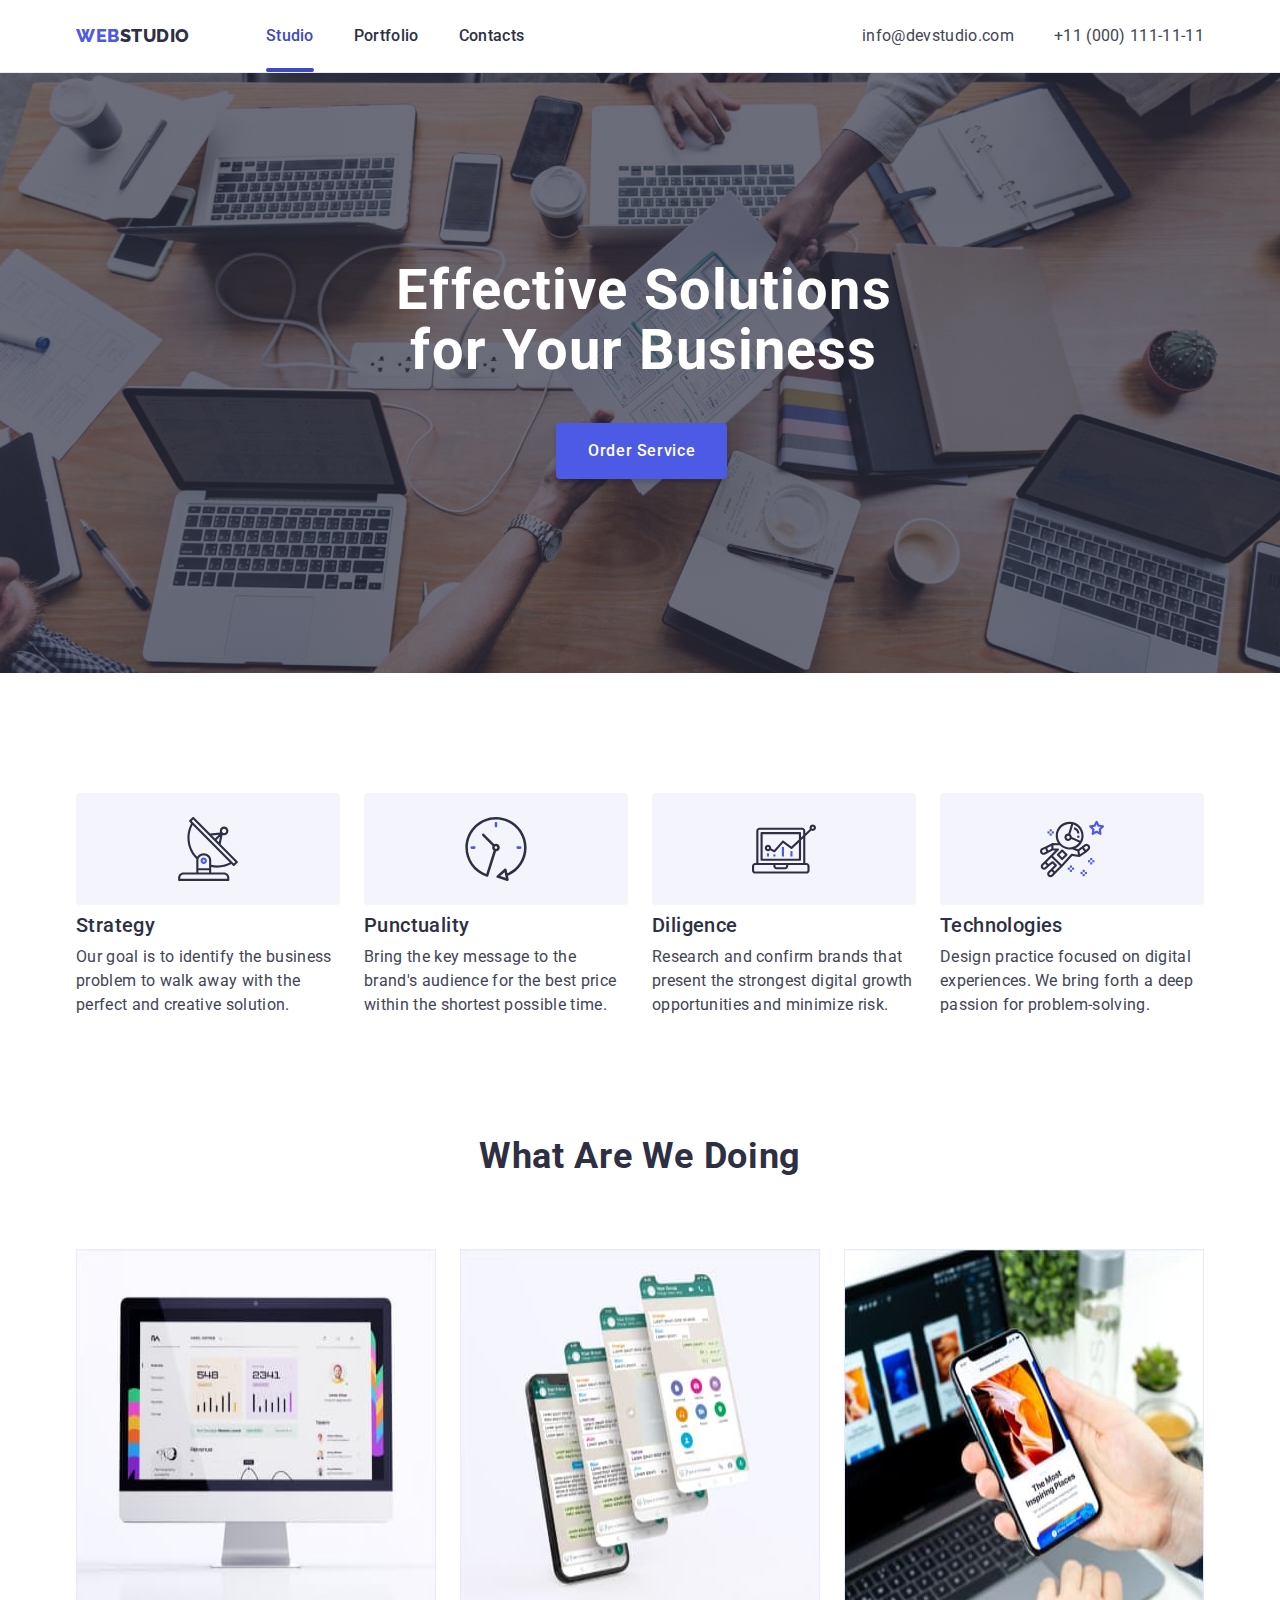
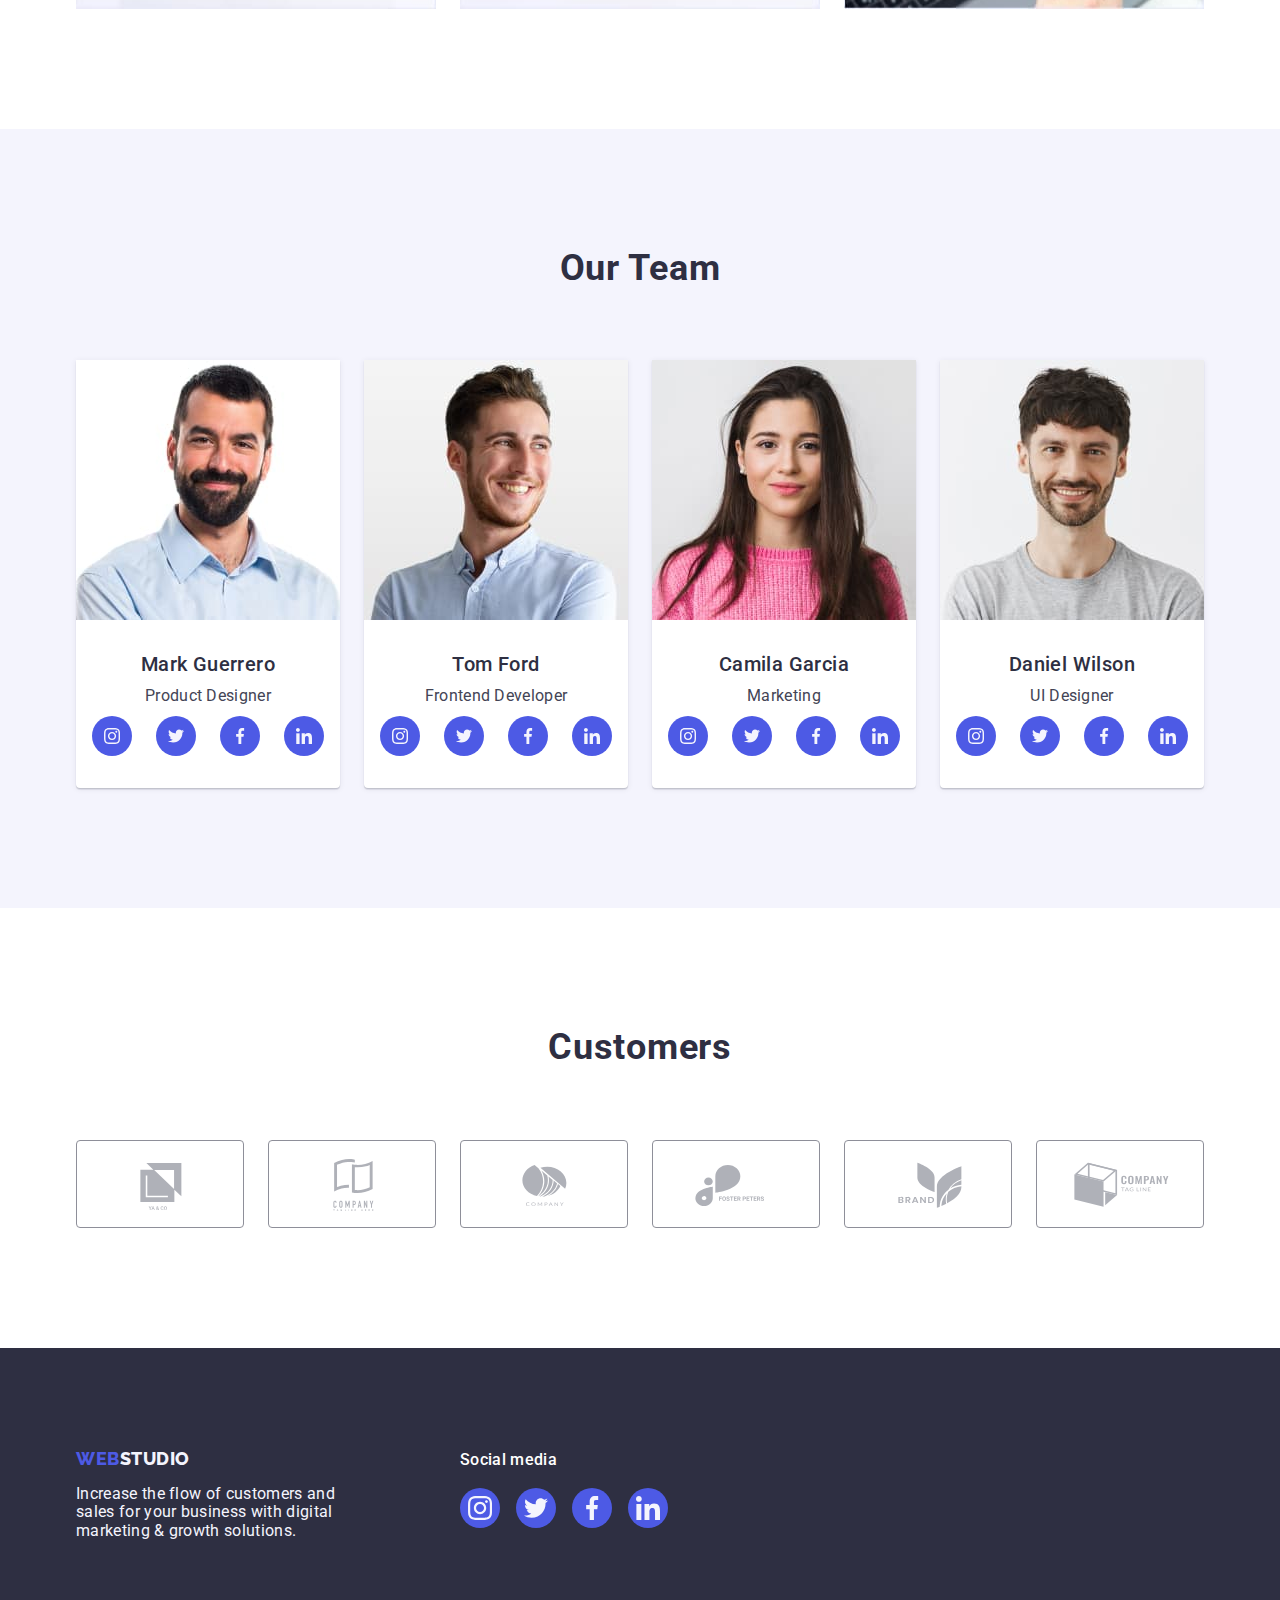
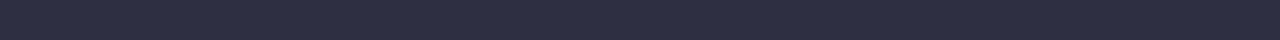
<file: index.html>
<!DOCTYPE html>
<html lang="en">
  <head>
    <meta charset="UTF-8" />
    <meta http-equiv="X-UA-Compatible" content="IE=edge" />
    <meta name="viewport" content="width=device-width, initial-scale=1.0" />
    <title>WebStudio</title>
    <!--===== fonts =====-->
    <link rel="preconnect" href="https://fonts.googleapis.com" />
    <link rel="preconnect" href="https://fonts.gstatic.com" crossorigin />
    <link
      href="https://fonts.googleapis.com/css2?family=Raleway:wght@800&family=Roboto:wght@400;500;700;900&display=swap"
      rel="stylesheet"
    />
    <link
      rel="stylesheet"
      href="https://cdn.jsdelivr.net/npm/modern-normalize@1.1.0/modern-normalize.min.css"
    />

    <link rel="stylesheet" href="./css/styles.css" />
  </head>
  <body>
    <header class="header">
      <!--===== logo and navigation =====-->
      <div class="container page-header-container">
        <nav class="page-nav">
          <a class="link logo" href="./index.html"
            >Web<span class="dark-logo">Studio</span></a
          >
          <ul class="list menu">
            <li class="menu-item">
              <a class="link menu-link studio-after-effect" href="./index.html"
                >Studio</a
              >
            </li>
            <li class="menu-item">
              <a class="link menu-link" href="./portfolio.html">Portfolio</a>
            </li>
            <li class="menu-item">
              <a class="link menu-link" href="">Contacts</a>
            </li>
          </ul>
        </nav>
        <address class="address">
          <ul class="list address-list">
            <li class="address-item">
              <a class="link contact-address" href="mailto:info@devstudio.com"
                >info@devstudio.com</a
              >
            </li>
            <li class="address-item">
              <a
                class="link contact-address tel-address"
                href="tel:+110001111111"
                >+11 (000) 111-11-11</a
              >
            </li>
          </ul>
        </address>
      </div>
    </header>
    <main class="main-page">
      <section class="hero">
        <!--===== hero page =====-->
        <div class="container">
          <h1 class="hero-title">Effective Solutions for Your Business</h1>
          <button class="main-btn" type="button" data-modal-open>
            Order Service
          </button>
        </div>
      </section>
      <section class="about section">
        <!--===== about company =====-->
        <div class="container">
          <h2 class="company" hidden>company</h2>
          <ul class="benefits-list list">
            <li class="benefits-list-item">
              <div class="benefits-container">
                <svg class="benefits-list-item" width="64" height="64">
                  <use href="./images/icon.svg#antenna"></use>
                </svg>
              </div>
            </li>
            <li class="benefits-list-item">
              <div class="benefits-container">
                <svg class="benefits-list-item" width="64" height="64">
                  <use href="./images/icon.svg#clock"></use>
                </svg>
              </div>
            </li>
            <li class="benefits-list-item">
              <div class="benefits-container">
                <svg class="benefits-list-item" width="64" height="64">
                  <use href="./images/icon.svg#diagram"></use>
                </svg>
              </div>
            </li>
            <li class="benefits-list-item">
              <div class="benefits-container">
                <svg class="benefits-list-item" width="64" height="64">
                  <use href="./images/icon.svg#astronaut"></use>
                </svg>
              </div>
            </li>
          </ul>
          <ul class="list about-cmp-list">
            <li class="about-cmp-item">
              <h3 class="about-cmp-title">Strategy</h3>
              <p class="about-cmp-text">
                Our goal is to identify the business problem to walk away with
                the perfect and creative solution.
              </p>
            </li>
            <li class="about-cmp-item">
              <h3 class="about-cmp-title">Punctuality</h3>
              <p class="about-cmp-text">
                Bring the key message to the brand's audience for the best price
                within the shortest possible time.
              </p>
            </li>
            <li class="about-cmp-item">
              <h3 class="about-cmp-title">Diligence</h3>
              <p class="about-cmp-text">
                Research and confirm brands that present the strongest digital
                growth opportunities and minimize risk.
              </p>
            </li>
            <li class="about-cmp-item">
              <h3 class="about-cmp-title">Technologies</h3>
              <p class="about-cmp-text">
                Design practice focused on digital experiences. We bring forth a
                deep passion for problem-solving.
              </p>
            </li>
          </ul>
        </div>
      </section>
      <!--===== what are we doing =====-->
      <section class="tehnologies section">
        <div class="container">
          <h2 class="primary-title">What are we doing</h2>
          <ul class="list tehnologies-list">
            <li class="tehnologies-item">
              <img
                class="tehnologies-img"
                src="./images/gadgets/gadget-1.jpg"
                alt="our tehnologies"
                width="360"
                height="360"
              />
            </li>
            <li class="tehnologies-item">
              <img
                class="tehnologies-img"
                src="./images/gadgets/gadget-2.jpg"
                alt="our tehnologies"
                width="360"
                height="360"
              />
            </li>
            <li class="tehnologies-item">
              <img
                class="tehnologies-img"
                src="./images/gadgets/gadget-3.jpg"
                alt="our tehnologies"
                width="360"
                height="360"
              />
            </li>
          </ul>
        </div>
      </section>
      <section class="team">
        <!--===== team =====-->
        <div class="container">
          <h2 class="primary-title">Our Team</h2>
          <ul class="list team-list">
            <li class="employee-item">
              <img
                class="employee-img"
                src="./images/employees/mark-guerrero.jpg"
                alt="employee"
                width="264"
                height="260"
              />
              <div class="text-perm">
                <h3 class="employee-title">Mark Guerrero</h3>
                <p class="employee-profession">Product Designer</p>
                <ul class="social-list list">
                  <li class="social-list-item">
                    <a href="" class="social-list-link">
                      <svg class="social-list-icon" width="16" height="16">
                        <use href="./images/icon.svg#instagram"></use>
                      </svg>
                    </a>
                  </li>
                  <li class="social-list-item">
                    <a href="" class="social-list-link">
                      <svg class="social-list-icon" width="16" height="16">
                        <use href="./images/icon.svg#twitter"></use>
                      </svg>
                    </a>
                  </li>
                  <li class="social-list-item">
                    <a href="" class="social-list-link">
                      <svg class="social-list-icon" width="16" height="16">
                        <use href="./images/icon.svg#facebook"></use>
                      </svg>
                    </a>
                  </li>
                  <li class="social-list-item">
                    <a href="" class="social-list-link">
                      <svg class="social-list-icon" width="16" height="16">
                        <use href="./images/icon.svg#linkedin"></use>
                      </svg>
                    </a>
                  </li>
                </ul>
              </div>
            </li>
            <li class="employee-item">
              <img
                class="employee-img"
                src="./images/employees/tom-ford.jpg"
                alt="employee"
                width="264"
                height="260"
              />
              <div class="text-perm">
                <h3 class="employee-title">Tom Ford</h3>
                <p class="employee-profession">Frontend Developer</p>
                <ul class="social-list list">
                  <li class="social-list-item">
                    <a href="" class="social-list-link">
                      <svg class="social-list-icon" width="16" height="16">
                        <use href="./images/icon.svg#instagram"></use>
                      </svg>
                    </a>
                  </li>
                  <li class="social-list-item">
                    <a href="" class="social-list-link">
                      <svg class="social-list-icon" width="16" height="16">
                        <use href="./images/icon.svg#twitter"></use>
                      </svg>
                    </a>
                  </li>
                  <li class="social-list-item">
                    <a href="" class="social-list-link">
                      <svg class="social-list-icon" width="16" height="16">
                        <use href="./images/icon.svg#facebook"></use>
                      </svg>
                    </a>
                  </li>
                  <li class="social-list-item">
                    <a href="" class="social-list-link">
                      <svg class="social-list-icon" width="16" height="16">
                        <use href="./images/icon.svg#linkedin"></use>
                      </svg>
                    </a>
                  </li>
                </ul>
              </div>
            </li>
            <li class="employee-item">
              <img
                class="employee-img"
                src="./images/employees/camila-garcia.jpg"
                alt="employee"
                width="264"
                height="260"
              />
              <div class="text-perm">
                <h3 class="employee-title">Camila Garcia</h3>
                <p class="employee-profession">Marketing</p>
                <ul class="social-list list">
                  <li class="social-list-item">
                    <a href="" class="social-list-link">
                      <svg class="social-list-icon" width="16" height="16">
                        <use href="./images/icon.svg#instagram"></use>
                      </svg>
                    </a>
                  </li>
                  <li class="social-list-item">
                    <a href="" class="social-list-link">
                      <svg class="social-list-icon" width="16" height="16">
                        <use href="./images/icon.svg#twitter"></use>
                      </svg>
                    </a>
                  </li>
                  <li class="social-list-item">
                    <a href="" class="social-list-link">
                      <svg class="social-list-icon" width="16" height="16">
                        <use href="./images/icon.svg#facebook"></use>
                      </svg>
                    </a>
                  </li>
                  <li class="social-list-item">
                    <a href="" class="social-list-link">
                      <svg class="social-list-icon" width="16" height="16">
                        <use href="./images/icon.svg#linkedin"></use>
                      </svg>
                    </a>
                  </li>
                </ul>
              </div>
            </li>
            <li class="employee-item">
              <img
                class="employee-img"
                src="./images/employees/daniel-wilson.jpg"
                alt="employee"
                width="264"
                height="260"
              />
              <div class="text-perm">
                <h3 class="employee-title">Daniel Wilson</h3>
                <p class="employee-profession">UI Designer</p>
                <ul class="social-list list">
                  <li class="social-list-item">
                    <a href="" class="social-list-link">
                      <svg class="social-list-icon" width="16" height="16">
                        <use href="./images/icon.svg#instagram"></use>
                      </svg>
                    </a>
                  </li>
                  <li class="social-list-item">
                    <a href="" class="social-list-link">
                      <svg class="social-list-icon" width="16" height="16">
                        <use href="./images/icon.svg#twitter"></use>
                      </svg>
                    </a>
                  </li>
                  <li class="social-list-item">
                    <a href="" class="social-list-link">
                      <svg class="social-list-icon" width="16" height="16">
                        <use href="./images/icon.svg#facebook"></use>
                      </svg>
                    </a>
                  </li>
                  <li class="social-list-item">
                    <a href="" class="social-list-link">
                      <svg class="social-list-icon" width="16" height="16">
                        <use href="./images/icon.svg#linkedin"></use>
                      </svg>
                    </a>
                  </li>
                </ul>
              </div>
            </li>
          </ul>
        </div>
      </section>
      <!-- customers -->
      <section class="customers">
        <div class="container">
          <h2 class="primary-title">Customers</h2>
          <ul class="cmp-logo-list list">
            <li class="cmp-logo-item">
              <a href="" class="cmp-logo-link">
                <svg class="cmp-logo-icon" width="104" height="56">
                  <use href="./images/icon.svg#cmp-logo-1"></use>
                </svg>
              </a>
            </li>
            <li class="cmp-logo-item">
              <a href="" class="cmp-logo-link">
                <svg class="cmp-logo-icon" width="104" height="56">
                  <use href="./images/icon.svg#cmp-logo-2"></use>
                </svg>
              </a>
            </li>
            <li class="cmp-logo-item">
              <a href="" class="cmp-logo-link">
                <svg class="cmp-logo-icon" width="104" height="56">
                  <use href="./images/icon.svg#cmp-logo-3"></use>
                </svg>
              </a>
            </li>
            <li class="cmp-logo-item">
              <a href="" class="cmp-logo-link">
                <svg class="cmp-logo-icon" width="104" height="56">
                  <use href="./images/icon.svg#cmp-logo-4"></use>
                </svg>
              </a>
            </li>
            <li class="cmp-logo-item">
              <a href="" class="cmp-logo-link">
                <svg class="cmp-logo-icon" width="104" height="56">
                  <use href="./images/icon.svg#cmp-logo-5"></use>
                </svg>
              </a>
            </li>
            <li class="cmp-logo-item">
              <a href="" class="cmp-logo-link">
                <svg class="cmp-logo-icon" width="104" height="56">
                  <use href="./images/icon.svg#cmp-logo-6"></use>
                </svg>
              </a>
            </li>
          </ul>
        </div>
      </section>
    </main>
    <!--===== footer =====-->
    <footer class="page-footer">
      <div class="container footer-container">
        <div>
          <a class="link logo footer-logo" href="./index.html"
            >Web<span class="light-logo">Studio</span></a
          >
          <p class="footer-text">
            Increase the flow of customers and sales for your business with
            digital marketing & growth solutions.
          </p>
        </div>
        <div>
          <p class="footer-social-par">Social media</p>
          <ul class="footer-social-list list">
            <li class="footer-social-item">
              <a href="" class="footer-social-link">
                <svg class="footer-social-icon" width="24" height="24">
                  <use href="./images/icon.svg#instagram"></use>
                </svg>
              </a>
            </li>
            <li class="footer-social-item">
              <a href="" class="footer-social-link">
                <svg class="footer-social-icon" width="24" height="24">
                  <use href="./images/icon.svg#twitter"></use>
                </svg>
              </a>
            </li>
            <li class="footer-social-item">
              <a href="" class="footer-social-link">
                <svg class="footer-social-icon" width="24" height="24">
                  <use href="./images/icon.svg#facebook"></use>
                </svg>
              </a>
            </li>
            <li class="footer-social-item">
              <a href="" class="footer-social-link">
                <svg class="footer-social-icon" width="24" height="24">
                  <use href="./images/icon.svg#linkedin"></use>
                </svg>
              </a>
            </li>
          </ul>
        </div>
      </div>
    </footer>
    <div class="backdrop is-hidden" data-modal>
      <div class="modal">
        <button type="button" class="modal-close-btn" data-modal-close>
          <svg class="modal-close-btn-icon" width="8px" height="8px">
            <use href="./images/icon.svg#modal-close-btn"></use>
          </svg>
        </button>
      </div>
    </div>
    <script src="./js/modal.js"></script>
  </body>
</html>
</file>
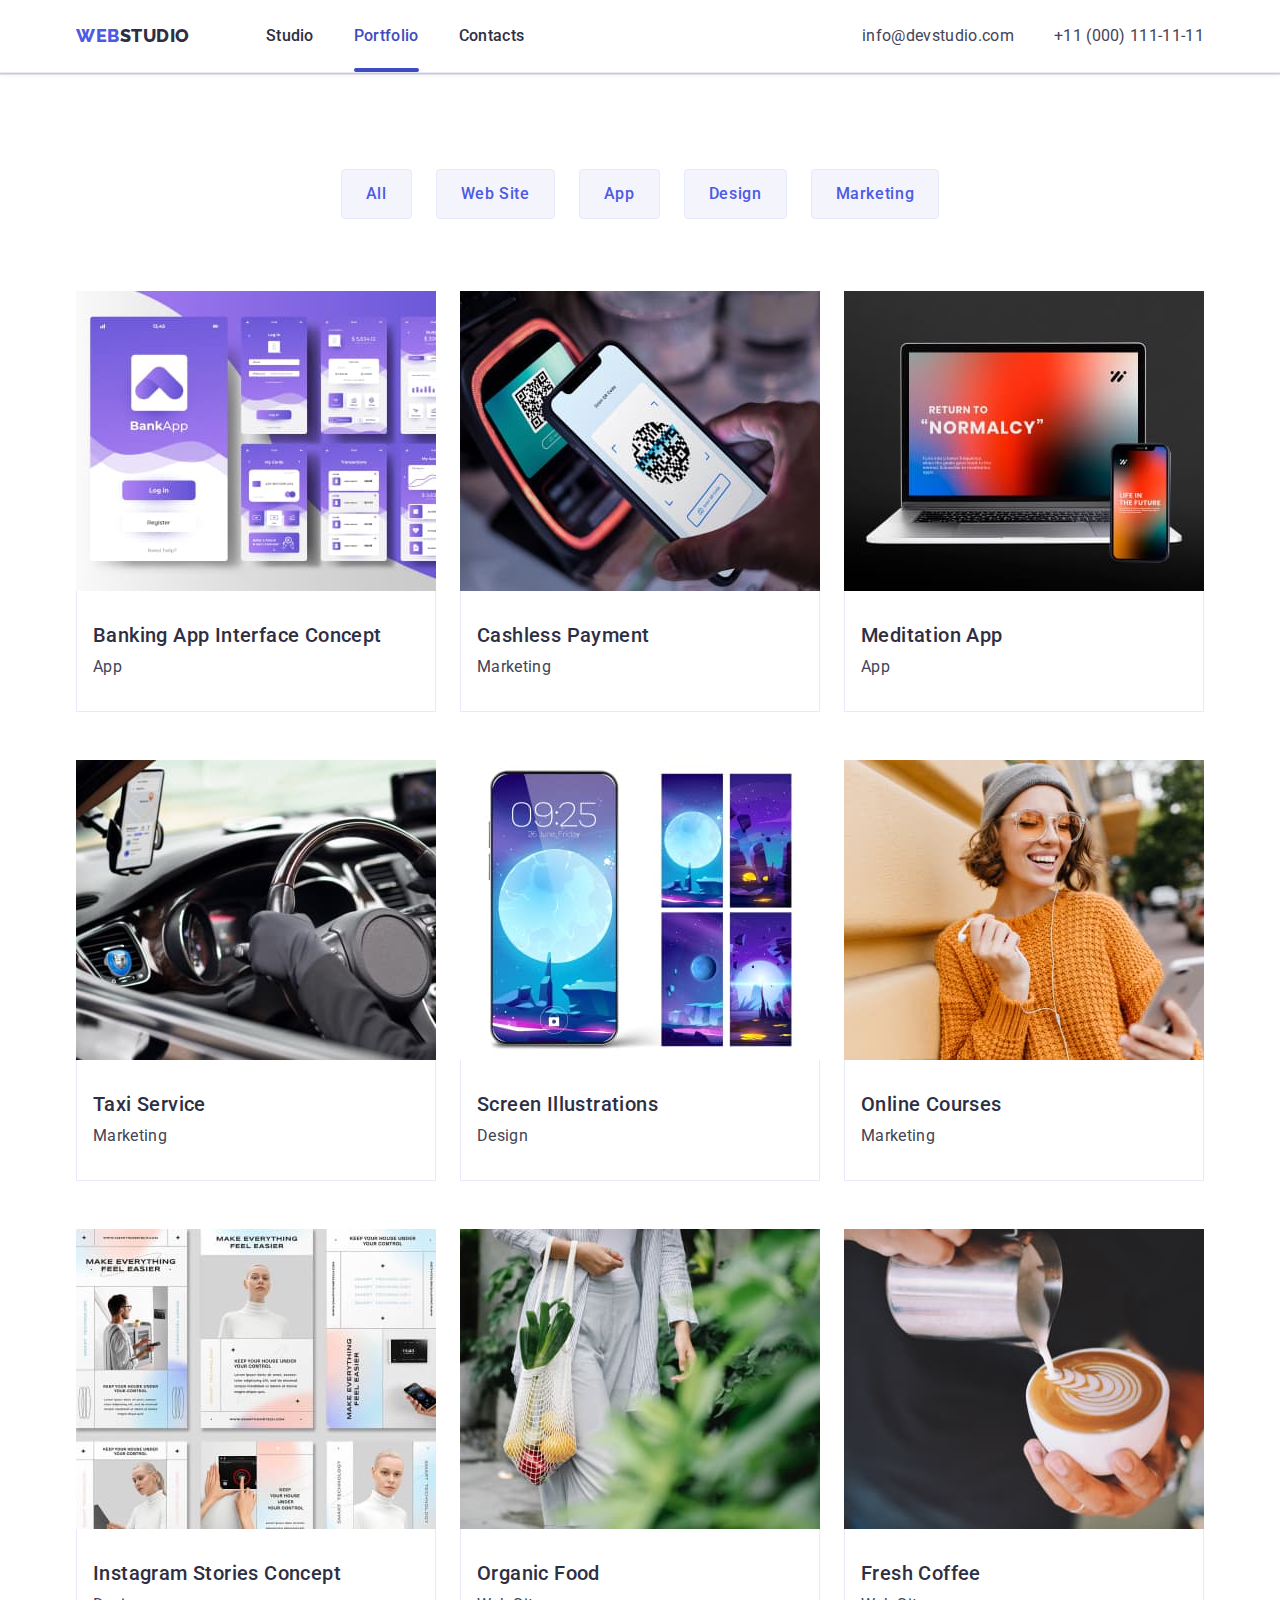
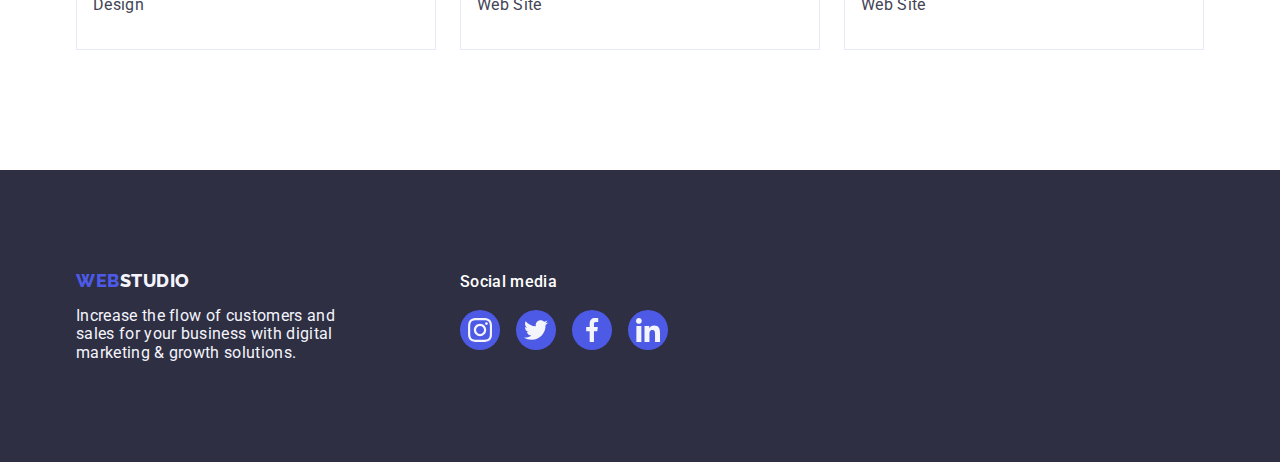
<file: portfolio.html>
<!DOCTYPE html>
<html lang="en">
  <head>
    <meta charset="UTF-8" />
    <meta http-equiv="X-UA-Compatible" content="IE=edge" />
    <meta name="viewport" content="width=device-width, initial-scale=1.0" />
    <title>Portfolio</title>
    <!--===== fonts =====-->
    <link rel="preconnect" href="https://fonts.googleapis.com" />
    <link rel="preconnect" href="https://fonts.gstatic.com" crossorigin />
    <link
      href="https://fonts.googleapis.com/css2?family=Raleway:wght@800&family=Roboto:wght@400;500;700;900&display=swap"
      rel="stylesheet"
    />
    <link
      rel="stylesheet"
      href="https://cdn.jsdelivr.net/npm/modern-normalize@1.1.0/modern-normalize.min.css"
    />

    <link rel="stylesheet" href="./css/styles.css" />
  </head>
  <body>
    <header class="header">
      <!--===== logo and navigation =====-->
      <div class="container page-header-container">
        <nav class="page-nav">
          <a class="link logo" href="./index.html"
            >Web<span class="dark-logo">Studio</span></a
          >
          <ul class="list menu">
            <li class="menu-item">
              <a class="link menu-link" href="./index.html">Studio</a>
            </li>
            <li class="menu-item">
              <a
                class="link menu-link portfolio-after-effect"
                href="./portfolio.html"
                >Portfolio</a
              >
            </li>
            <li class="menu-item">
              <a class="link menu-link" href="">Contacts</a>
            </li>
          </ul>
        </nav>
        <address class="address">
          <ul class="list address-list">
            <li class="address-item">
              <a class="link contact-address" href="mailto:info@devstudio.com"
                >info@devstudio.com</a
              >
            </li>
            <li class="address-item">
              <a
                class="link contact-address tel-address"
                href="tel:+110001111111"
                >+11 (000) 111-11-11</a
              >
            </li>
          </ul>
        </address>
      </div>
    </header>
    <main>
      <!--===== portfolio =====-->
      <section class="portfolio">
        <div class="container">
          <h1 hidden>Portfolio</h1>
          <ul class="list btn-list">
            <li><button class="btn-item" type="button">All</button></li>
            <li><button class="btn-item" type="button">Web Site</button></li>
            <li><button class="btn-item" type="button">App</button></li>
            <li><button class="btn-item" type="button">Design</button></li>
            <li><button class="btn-item" type="button">Marketing</button></li>
          </ul>
          <ul class="list service">
            <li class="service-item">
              <a class="service-link list link" href="">
                <div class="service-img-overlay">
                  <img
                    class="service-img"
                    src="./images/app/banking.jpg"
                    alt="our services"
                    width="360"
                    height="300"
                  />
                  <p class="overlay">
                    14 Stylish and User-Friendly App Design Concepts · Task
                    Manager App · Calorie Tracker App · Exotic Fruit Ecommerce
                    App · Cloud Storage App
                  </p>
                </div>
                <div class="service-perm">
                  <h2 class="service-title">Banking App Interface Concept</h2>
                  <p class="service-text">App</p>
                </div>
              </a>
            </li>
            <li class="service-item">
              <a class="service-link list link" href="">
                <div class="service-img-overlay">
                  <img
                    class="service-img"
                    src="./images/marketing/payment.jpg"
                    alt="our services"
                    width="360"
                    height="300"
                  />
                  <p class="overlay">
                    14 Stylish and User-Friendly App Design Concepts · Task
                    Manager App · Calorie Tracker App · Exotic Fruit Ecommerce
                    App · Cloud Storage App
                  </p>
                </div>
                <div class="service-perm">
                  <h2 class="service-title">Cashless Payment</h2>
                  <p class="service-text">Marketing</p>
                </div>
              </a>
            </li>
            <li class="service-item">
              <a class="service-link list link" href="">
                <div class="service-img-overlay">
                  <img
                    class="service-img"
                    src="./images/app/meditation-app.jpg"
                    alt="our services"
                    width="360"
                    height="300"
                  />
                  <p class="overlay">
                    14 Stylish and User-Friendly App Design Concepts · Task
                    Manager App · Calorie Tracker App · Exotic Fruit Ecommerce
                    App · Cloud Storage App
                  </p>
                </div>
                <div class="service-perm">
                  <h2 class="service-title">Meditation App</h2>
                  <p class="service-text">App</p>
                </div>
              </a>
            </li>
            <li class="service-item">
              <a class="service-link list link" href="">
                <div class="service-img-overlay">
                  <img
                    class="service-img"
                    src="./images/marketing/taxi.jpg"
                    alt="our services"
                    width="360"
                    height="300"
                  />
                  <p class="overlay">
                    14 Stylish and User-Friendly App Design Concepts · Task
                    Manager App · Calorie Tracker App · Exotic Fruit Ecommerce
                    App · Cloud Storage App
                  </p>
                </div>
                <div class="service-perm">
                  <h2 class="service-title">Taxi Service</h2>
                  <p class="service-text">Marketing</p>
                </div>
              </a>
            </li>
            <li class="service-item">
              <a class="service-link list link" href="">
                <div class="service-img-overlay">
                  <img
                    class="service-img"
                    src="./images/design/illustrations.jpg"
                    alt="our services"
                    width="360"
                    height="300"
                  />
                  <p class="overlay">
                    14 Stylish and User-Friendly App Design Concepts · Task
                    Manager App · Calorie Tracker App · Exotic Fruit Ecommerce
                    App · Cloud Storage App
                  </p>
                </div>
                <div class="service-perm">
                  <h2 class="service-title">Screen Illustrations</h2>
                  <p class="service-text">Design</p>
                </div>
              </a>
            </li>
            <li class="service-item">
              <a class="service-link list link" href="">
                <div class="service-img-overlay">
                  <img
                    class="service-img"
                    src="./images/marketing/online-courses.jpg"
                    alt="our services"
                    width="360"
                    height="300"
                  />
                  <p class="overlay">
                    14 Stylish and User-Friendly App Design Concepts · Task
                    Manager App · Calorie Tracker App · Exotic Fruit Ecommerce
                    App · Cloud Storage App
                  </p>
                </div>
                <div class="service-perm">
                  <h2 class="service-title">Online Courses</h2>
                  <p class="service-text">Marketing</p>
                </div>
              </a>
            </li>
            <li class="service-item">
              <a class="service-link list link" href="">
                <div class="service-img-overlay">
                  <img
                    class="service-img"
                    src="./images/design/stories-concept.jpg"
                    alt="our services"
                    width="360"
                    height="300"
                  />
                  <p class="overlay">
                    14 Stylish and User-Friendly App Design Concepts · Task
                    Manager App · Calorie Tracker App · Exotic Fruit Ecommerce
                    App · Cloud Storage App
                  </p>
                </div>
                <div class="service-perm">
                  <h2 class="service-title">Instagram Stories Concept</h2>
                  <p class="service-text">Design</p>
                </div>
              </a>
            </li>
            <li class="service-item">
              <a class="service-link list link" href="">
                <div class="service-img-overlay">
                  <img
                    class="service-img"
                    src="./images/web-site/food.jpg"
                    alt="our services"
                    width="360"
                    height="300"
                  />
                  <p class="overlay">
                    14 Stylish and User-Friendly App Design Concepts · Task
                    Manager App · Calorie Tracker App · Exotic Fruit Ecommerce
                    App · Cloud Storage App
                  </p>
                </div>
                <div class="service-perm">
                  <h2 class="service-title">Organic Food</h2>
                  <p class="service-text">Web Site</p>
                </div>
              </a>
            </li>
            <li class="service-item">
              <a class="service-link list link" href="">
                <div class="service-img-overlay">
                  <img
                    class="service-img"
                    src="./images/web-site/coffee.jpg"
                    alt="our services"
                    width="360"
                    height="300"
                  />
                  <p class="overlay">
                    14 Stylish and User-Friendly App Design Concepts · Task
                    Manager App · Calorie Tracker App · Exotic Fruit Ecommerce
                    App · Cloud Storage App
                  </p>
                </div>
                <div class="service-perm">
                  <h2 class="service-title">Fresh Coffee</h2>
                  <p class="service-text">Web Site</p>
                </div>
              </a>
            </li>
          </ul>
        </div>
      </section>
    </main>
    <!--===== footer =====-->
    <footer class="page-footer">
      <div class="container footer-container">
        <div>
          <a class="link logo footer-logo" href="./index.html"
            >Web<span class="light-logo">Studio</span></a
          >
          <p class="footer-text">
            Increase the flow of customers and sales for your business with
            digital marketing & growth solutions.
          </p>
        </div>
        <div>
          <p class="footer-social-par">Social media</p>
          <ul class="footer-social-list list">
            <li class="footer-social-item">
              <a href="" class="footer-social-link">
                <svg class="footer-social-icon" width="24" height="24">
                  <use href="./images/icon.svg#instagram"></use>
                </svg>
              </a>
            </li>
            <li class="footer-social-item">
              <a href="" class="footer-social-link">
                <svg class="footer-social-icon" width="24" height="24">
                  <use href="./images/icon.svg#twitter"></use>
                </svg>
              </a>
            </li>
            <li class="footer-social-item">
              <a href="" class="footer-social-link">
                <svg class="footer-social-icon" width="24" height="24">
                  <use href="./images/icon.svg#facebook"></use>
                </svg>
              </a>
            </li>
            <li class="footer-social-item">
              <a href="" class="footer-social-link">
                <svg class="footer-social-icon" width="24" height="24">
                  <use href="./images/icon.svg#linkedin"></use>
                </svg>
              </a>
            </li>
          </ul>
        </div>
      </div>
    </footer>
  </body>
</html>
</file>
<file: css/styles.css>
/*===== RESET START =====*/
*,
*::before,
*::after {
  box-sizing: border-box;
}

h1,
h2,
h3,
h4,
p {
  margin: 0;
}

ul,
ol {
  margin-top: 0;
  margin-bottom: 0;
  padding-left: 0;
}

img {
  display: block;
}

.list {
  list-style: none;
}

.link {
  text-decoration: none;
}

button {
  cursor: pointer;
}

.container {
  width: 1158px;
  margin-left: auto;
  margin-right: auto;
  padding-left: 15px;
  padding-right: 15px;
}

/*===== /RESET END =====*/
/**
  |============================
  | GENERAL
  |============================
*/
:root {
  --iris: #4d5ae5;
  --ocean: #404bbf;
  --navy-blue: #2e2f42;
  --green: #31d0aa;
  --slate: #434455;
  --light-slate: #8e8f99;
  --cornflower: #e7e9fc;
  --cloud: #f4f4fd;
  --navy-blue-modal: #2e2f42;
  --grey: #2e2f42;
  --white: #ffffff;
  --dairy: #fcfcfc;

  /* TRANSITION */
  --transition-duration-and-func: 250ms cubic-bezier(0.4, 0, 0.2, 1);
}

body {
  font-family: "Roboto", sans-serif;
  font-size: 16px;

  letter-spacing: 0.02em;
  background-color: #ffffff;
  color: var(--slate);
}

.primary-title {
  font-weight: 700;
  font-size: 36px;
  line-height: 1.1;

  text-align: center;
  letter-spacing: 0.02em;
  text-transform: capitalize;

  color: var(--navy-blue);

  margin-bottom: 72px;
}

/**
  |============================
  | HEADER
  |============================
*/
.header {
  border-bottom: 1px solid #e7e9fc;
  box-shadow: 0px 2px 1px rgba(46, 47, 66, 0.08),
    0px 1px 1px rgba(46, 47, 66, 0.16), 0px 1px 6px rgba(46, 47, 66, 0.08);
}

.page-header-container {
  display: flex;
  align-items: center;
  justify-content: space-between;
}

/* LOGO */
.logo {
  font-family: "Raleway", sans-serif;
  font-weight: 800;
  font-size: 18px;
  line-height: 1.17;

  letter-spacing: 0.03em;
  text-transform: uppercase;

  color: var(--iris);
  margin-right: 76px;
}

.dark-logo {
  color: var(--navy-blue);
}

.light-logo {
  color: var(--cloud);
}
/* NAVIGATION */

.page-nav {
  display: flex;
  align-items: center;
}

.menu {
  display: flex;
  align-items: center;
  gap: 40px;

  padding: 24px 0;
}

.menu-link {
  font-weight: 500;
  font-size: 16px;
  line-height: 1.5;

  letter-spacing: 0.02em;

  color: var(--navy-blue);

  transition: color var(--transition-duration-and-func);

  padding-top: 24px;
  padding-bottom: 24px;
}

.menu-link:hover,
.menu-link:focus {
  color: var(--ocean);
}

/* AFTER EFFECT */

.menu-item {
  position: relative;
}

.studio-after-effect::after {
  display: block;
  position: absolute;
  content: "";
  background: var(--ocean);
  border-radius: 2px;
  width: 100%;
  height: 4px;
  bottom: -100%;
  /* margin-top: 20px; */
}

.studio-after-effect {
  color: var(--ocean);
}

.portfolio-after-effect::after {
  display: block;
  position: absolute;
  content: "";
  background: var(--ocean);
  border-radius: 2px;
  width: 100%;
  height: 4px;
  bottom: -100%;
  /* margin-top: 20px; */
}

.portfolio-after-effect {
  color: var(--ocean);
}

/* ADDRESS */
.address {
  font-style: normal;
}

.address-list {
  display: flex;
  align-items: center;
  gap: 40px;
}

.contact-address {
  font-family: "Roboto", sans-serif;
  font-style: normal;
  font-weight: 400;
  font-size: 16px;
  line-height: 1.5;

  letter-spacing: 0.02em;

  color: var(--slate);

  transition: color var(--transition-duration-and-func);
}

.contact-address:hover,
.contact-address:focus {
  color: var(--ocean);
}

/**
  |============================
  | HERO
  |============================
*/
.hero {
  padding-top: 188px;
  padding-bottom: 188px;
  margin-left: auto;
  margin-right: auto;

  background-image: linear-gradient(
      rgba(46, 47, 66, 0.7),
      rgba(46, 47, 66, 0.7)
    ),
    url(../images/hero/people-office.jpg);
  background-color: var(--grey);
  background-repeat: no-repeat;
  background-position: center;
  background-size: cover;
  max-width: 1440px;
  height: 600px;
}

.hero-title {
  font-weight: 700;
  font-size: 56px;
  line-height: 1.07;

  text-align: center;
  letter-spacing: 0.02em;

  color: var(--white);
  margin-bottom: 42px;

  margin-left: 320px;
  max-width: 496px;
}

.main-btn {
  display: block;
  min-width: 169px;
  height: 56px;
  border: none;
  margin-left: 480px;

  font-family: "Roboto", sans-serif;
  font-weight: 500;
  font-size: 16px;
  line-height: 1.5;

  letter-spacing: 0.04em;

  color: var(--white);
  background-color: var(--iris);
  box-shadow: 0px 4px 4px rgba(0, 0, 0, 0.15);
  border-radius: 4px;
  padding: 16px 32px;

  transition: background-color var(--transition-duration-and-func);
}

.main-btn:hover,
.main-btn:focus {
  background-color: var(--ocean);
}

/**
  |============================
  | ABOUT COMPANY
  |============================
*/
.about-cmp-title {
  font-weight: 500;
  font-size: 20px;
  line-height: 1.2;

  letter-spacing: 0.02em;

  color: var(--navy-blue);

  margin-bottom: 8px;
}

.about-cmp-text {
  line-height: 1.5;
  margin-top: 0;
  margin-bottom: 0;
}

.about {
  padding-top: 120px;
  padding-bottom: 120px;
}

.about-cmp-list {
  display: flex;
  justify-content: space-between;
  gap: 24px;
}

.about-cmp-item {
  width: calc((100% - 72px) / 4);
}

/* SVG CONTENT */
.benefits-list {
  display: flex;
  justify-content: space-between;
  gap: 24px;
}

.benefits-container {
  display: flex;
  justify-content: center;
  align-items: center;
  height: 112px;
  width: 264px;
  background-color: var(--cloud);
  border-radius: 4px;
  margin-bottom: 8px;
}

/**
  |============================
  | WHAT ARE WE DOING
  |============================
*/
.tehnologies-list {
  display: flex;
  gap: 24px;
}

.tehnologies {
  padding-bottom: 120px;
}
/**
  |============================
  | TEAM
  |============================
*/
.team {
  background: var(--cloud);
  padding-top: 120px;
  padding-bottom: 120px;
}

.employee-title {
  font-weight: 500;
  font-size: 20px;
  line-height: 1.2;

  text-align: center;
  letter-spacing: 0.02em;

  color: var(--navy-blue);

  margin-bottom: 8px;
}

.employee-profession {
  text-align: center;
  line-height: 1.5;
  margin-bottom: 8px;
}

.employee-item {
  background-color: var(--white);
  box-shadow: 0px 1px 6px rgba(46, 47, 66, 0.08),
    0px 1px 1px rgba(46, 47, 66, 0.16), 0px 2px 1px rgba(46, 47, 66, 0.08);
  border-radius: 0px 0px 4px 4px;
}

.team-list {
  display: flex;
  gap: 24px;
}

.text-perm {
  padding: 32px 0;
}

/* SVG CONTENT */
.social-list-link {
  display: flex;
  justify-content: center;
  align-items: center;
  width: 40px;
  height: 40px;
  border-radius: 50%;
  background: var(--iris);

  transition: background var(--transition-duration-and-func);
}

.social-list-icon {
  fill: var(--cloud);
}

.social-list {
  display: flex;
  justify-content: center;
  gap: 24px;
}

.social-list-link:hover,
.social-list-link:focus {
  background: var(--ocean);
}

/**
  |============================
  | CUSTOMERS
  |============================
*/
.customers {
  padding-top: 120px;
  padding-bottom: 120px;
}

.cmp-logo-link {
  display: flex;
  justify-content: center;
  align-items: center;
  width: 168px;
  height: 88px;
  border: 1px solid var(--light-slate);
  border-radius: 4px;
  color: #afb1b8;

  transition: border var(--transition-duration-and-func),
    color var(--transition-duration-and-func);
}

.cmp-logo-list {
  display: flex;
  justify-content: space-between;
  gap: 24px;
}

.cmp-logo-icon {
  fill: currentColor;
}

.cmp-logo-icon:hover,
.cmp-logo-icon:focus {
  fill: var(--ocean);
}

.cmp-logo-link:hover,
.cmp-logo-link:focus {
  border: 1px solid var(--ocean);
  color: var(--ocean);
}

/**
  |============================
  | FOOTER
  |============================
*/
.page-footer {
  background: var(--navy-blue-modal);
  padding-top: 100px;
  padding-bottom: 100px;
}

.footer-text {
  color: var(--cloud);
  max-width: 264px;
}

.footer-logo {
  display: inline-block;
  margin-bottom: 16px;
}

.footer-social-par {
  font-weight: 500;
  font-size: 16px;
  line-height: 1.5;

  letter-spacing: 0.02em;

  color: #ffffff;

  margin-bottom: 16px;
}

/* SVG CONTENT */

.footer-social-link {
  display: flex;
  justify-content: center;
  align-items: center;
  width: 40px;
  height: 40px;
  border-radius: 50%;
  background-color: var(--iris);

  transition: background-color var(--transition-duration-and-func);
}

.footer-social-icon {
  fill: var(--cloud);
}

.footer-social-link:hover,
.footer-social-link:focus {
  background-color: var(--green);
}

.footer-social-list {
  display: flex;
  justify-content: center;
  gap: 16px;
}

.footer-container {
  display: flex;
  align-items: baseline;
  gap: 120px;
}
/**
  |============================
  | PORTFOLIO
  |============================
*/
.portfolio {
  padding-top: 96px;
  padding-bottom: 120px;
}

.btn-list {
  display: flex;
  justify-content: center;
  gap: 24px;

  margin-bottom: 72px;
}

.btn-item {
  font-family: "Roboto", sans-serif;
  font-weight: 500;
  font-size: 16px;
  line-height: 1.5;

  text-align: center;
  letter-spacing: 0.04em;

  color: var(--iris);
  background: var(--cloud);

  border-radius: 4px;
  border: 1px solid var(--cornflower);

  padding: 12px 24px;
  min-width: 69px;

  transition: color var(--transition-duration-and-func),
    background var(--transition-duration-and-func),
    border var(--transition-duration-and-func),
    box-shadow var(--transition-duration-and-func);
}

.btn-item:hover,
.btn-item:focus {
  color: var(--white);
  background: var(--ocean);

  border: 1px solid transparent;

  box-shadow: 0px 3px 1px rgba(0, 0, 0, 0.1), 0px 2px 1px rgba(0, 0, 0, 0.08),
    0px 2px 2px rgba(0, 0, 0, 0.12);
}

.service {
  display: flex;
  flex-wrap: wrap;
  row-gap: 48px;
  column-gap: 24px;
}

.service-title {
  font-weight: 500;
  font-size: 20px;
  line-height: 1.2;

  letter-spacing: 0.02em;

  color: var(--navy-blue);

  margin-bottom: 8px;
}

.service-text {
  line-height: 1.5;
  color: var(--slate);
}

.service-item {
  background: #ffffff;

  width: calc((100% - 48px) / 3);
}

.service-img-overlay {
  position: relative;
  overflow: hidden;
}

.overlay {
  position: absolute;
  top: 0;
  left: 0;
  width: 100%;
  height: 100%;
  overflow: auto;
  transform: translate(0, 100%);
  transition: transform var(--transition-duration-and-func);

  padding-top: 40px;
  padding-bottom: 132px;
  padding-left: 30px;
  padding-right: 30px;

  font-weight: 400;
  line-height: 1.5;

  color: var(--cloud);
  background: var(--iris);
}

.service-link {
  display: block;
  transition: box-shadow var(--transition-duration-and-func);
}

.service-link:hover .overlay,
.service-link:focus .overlay {
  transform: translate(0, 0);
}

.service-link:hover,
.service-link:focus {
  box-shadow: 0px 1px 6px rgba(46, 47, 66, 0.08),
    0px 1px 1px rgba(46, 47, 66, 0.16), 0px 2px 1px rgba(46, 47, 66, 0.08);
}

.service-perm {
  padding: 32px 16px;
  border: 1px solid var(--cornflower);
  border-top: none;
}

/**
  |============================
  | MODAL WINDOW
  |============================
*/

.backdrop {
  position: fixed;
  top: 0;
  left: 0;
  z-index: 100;
  width: 100%;
  height: 100%;
  background: rgba(46, 47, 66, 0.4);
  transition: opacity var(--transition-duration-and-func),
    visibility var(--transition-duration-and-func);
}

.backdrop.is-hidden {
  opacity: 0;
  visibility: hidden;
  pointer-events: none;
}

.modal {
  position: absolute;
  top: 50%;
  left: 50%;
  transform: translate(-50%, -50%);
  width: 408px;
  height: 576px;

  background: var(--dairy);
  box-shadow: 0px 1px 1px rgba(0, 0, 0, 0.14), 0px 1px 3px rgba(0, 0, 0, 0.12),
    0px 2px 1px rgba(0, 0, 0, 0.2);
  border-radius: 4px;
}

.modal-close-btn {
  position: absolute;
  transition: background var(--transition-duration-and-func);
  top: 24px;
  right: 24px;
  display: flex;
  justify-content: center;
  align-items: center;
  width: 24px;
  height: 24px;
  padding: 0;
  background: var(--cornflower);
  border: 1px solid rgba(0, 0, 0, 0.1);
  border-radius: 50%;
}

.modal-close-btn:hover,
.modal-close-btn:focus {
  background: var(--ocean);
}

.modal-close-btn-icon {
  color: var(--navy-blue);
  transition: color var(--transition-duration-and-func);
}

.modal-close-btn:hover .modal-close-btn-icon,
.modal-close-btn:focus .modal-close-btn-icon {
  fill: var(--white);
}
</file>
